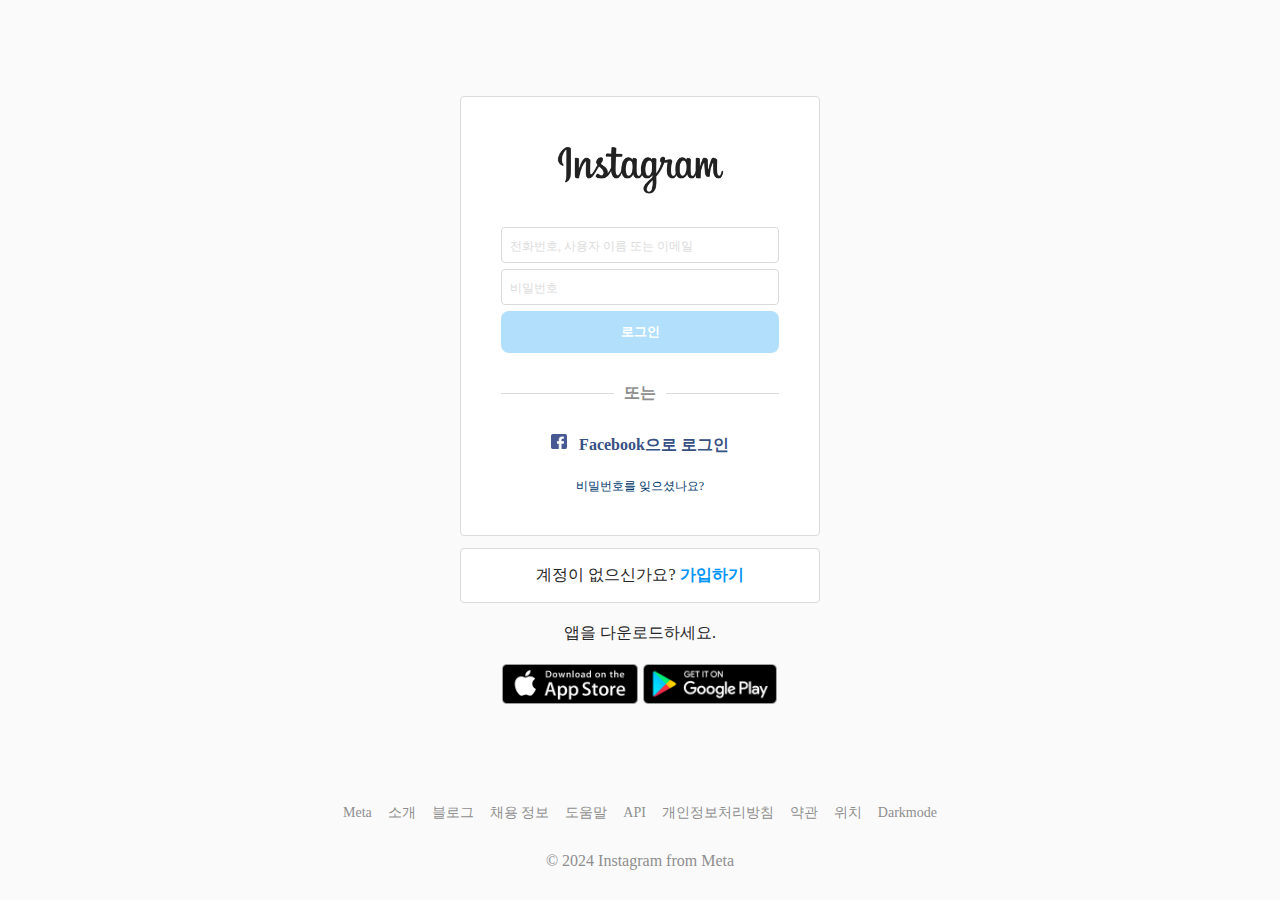
<file: insta_clone/insta실습예제답(240612)/index.html>
<!DOCTYPE html>
<html lang="en">
<head>
  <meta charset="UTF-8">
  <meta name="viewport" content="width=device-width, initial-scale=1.0">
  <title>Instagram 실습예제수업(240612)</title>
  <link rel="stylesheet" href="./style.css">

    <!-- favicon -->
    <link rel="apple-touch-icon" sizes="180x180" href="/apple-touch-icon.png">
    <link rel="icon" type="image/png" sizes="32x32" href="./assets/images/favicon.png">
    <link rel="icon" type="image/png" sizes="16x16" href="./assets/images/favicon.png">
    <link rel="manifest" href="/site.webmanifest">
    <link rel="mask-icon" href="/safari-pinned-tab.svg" color="#5bbad5">
    <meta name="msapplication-TileColor" content="#da532c">
    <meta name="theme-color" content="#ffffff">
</head>
<body>
  <div class="wrapper">
    <div class="form-container">
      <div class="box input-box">
        <h1 class="logo">
          <a class="light-logo" href="">
            <img src="./assets/images/logo-light.png" alt="insta-logo-light">
          </a>

          <a class="dark-logo" href="">
            <img src="./assets/images/logo-dark.png" alt="insta-logo-dark">
          </a>
        </h1>

        <form class="login-form" id="login-form" action="">
          <div class="animate-input">
            <input id="userid" type="text">
            <span>전화번호, 사용자 이름 또는 이메일</span>
          </div>

          <div class="animate-input userpw">
            <input id="userpw" type="password">
            <span>비밀번호</span>
            <button id="pw-visible" type="button">비밀번호 표시</button>
          </div>

          <button class="btn-blue" id="submit-btn" type="submit" disabled>로그인</button>
        </form>

        <div class="or-box">
          <div></div>
          <div>또는</div>
          <div></div>
        </div>

        <div class="fb-btn">
          <a href="">
            <img src="./assets/images/facebook-icon.png" alt="facebook-icon">
            <span>Facebook으로 로그인</span>
          </a>
        </div>

        <a class="forgot-pw" href="">비밀번호를 잊으셨나요?</a>

      </div>


      <div class="box join-box">
        <p>계정이 없으신가요?
        <span>가입하기</span></p>
      </div>

      <p class="app-txt">앱을 다운로드하세요.</p>


    <div class="app-down">
      <a href="">
        <img src="./assets/images/app-store.png" alt="app-store">
      </a>

      <a href="">
        <img src="./assets/images/gg-play.png" alt="google-play">
      </a>
    </div>

  </div>

      <footer>
        <ul class="footer-menu-list">
          <li><a href="">Meta</a></li>
          <li><a href="">소개</a></li>
          <li><a href="">블로그</a></li>
          <li><a href="">채용 정보</a></li>
          <li><a href="">도움말</a></li>
          <li><a href="">API</a></li>
          <li><a href="">개인정보처리방침</a></li>
          <li><a href="">약관</a></li>
          <li><a href="">위치</a></li>
          <li><a id="mode-toggle" href="">Darkmode</a></li>
        </ul>

        <p class="copyright">© 2024 Instagram from Meta</p>
      </footer>
  </div>

  <script src="./script.js"></script>
</body>
</html>
</file>
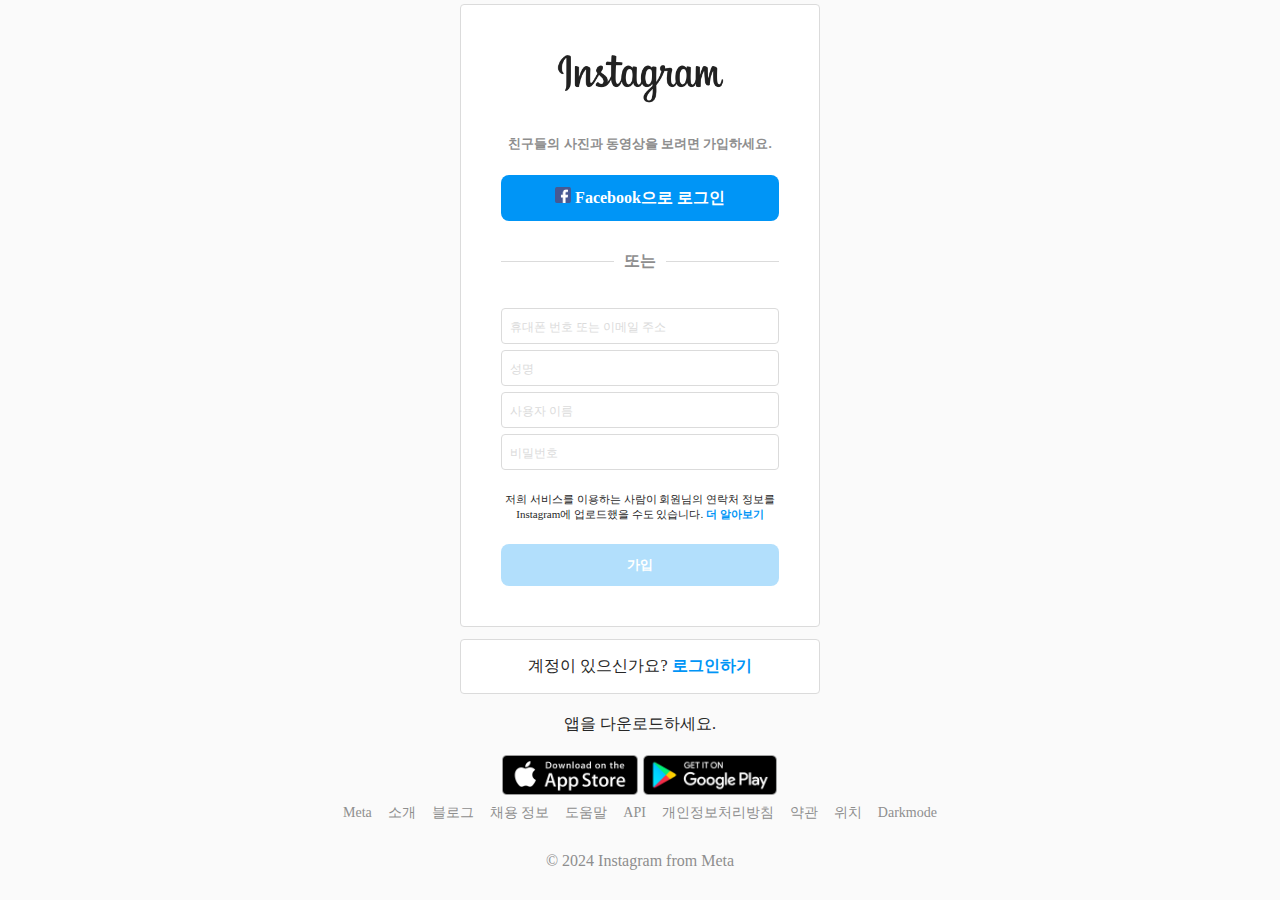
<file: insta_clone/insta_실습예제(240611)/join(240613)/index.html>
<!DOCTYPE html>
<html lang="en">
<head>
  <meta charset="UTF-8">
  <meta name="viewport" content="width=device-width, initial-scale=1.0">
  <title>가입하기/Instagram</title>
  <link rel="stylesheet" href="./style.css">

  <!-- favicon -->
  <link rel="apple-touch-icon" sizes="180x180" href="/apple-touch-icon.png">
  <link rel="icon" type="image/png" sizes="32x32" href="../assets/images/favicon.png">
  <link rel="icon" type="image/png" sizes="16x16" href="../assets/images/favicon.png">
  <link rel="manifest" href="/site.webmanifest">
  <link rel="mask-icon" href="/safari-pinned-tab.svg" color="#5bbad5">
  <meta name="msapplication-TileColor" content="#da532c">
  <meta name="theme-color" content="#ffffff">
</head>
<body>
  <div class="wrapper">
    <div class="form-container">
      <div class="box input-box">
        <h1 class="logo">
          <a class="light-logo" href="">
            <img src="../assets/images/logo-light.png" alt="insta-logo-light">
          </a>

          <a class="dark-logo" href="">
            <img src="../assets/images/logo-dark.png" alt="insta-logo-dark">
          </a>
        </h1>

        <form class="login-form" id="login-form" action="">
          <p class="txt-login">친구들의 사진과 동영상을 보려면 가입하세요.</p>

          <div class="fb-btn">
            <a href="">
              <img src="../assets/images/facebook-icon.png" alt="facebook-icon">
              <span>Facebook으로 로그인</span>
            </a>
          </div>

          <div class="or-box">
            <div></div>
            <div>또는</div>
            <div></div>
          </div>
  
          <div class="animate-input">
            <input id="userid" type="text">
            <span>휴대폰 번호 또는 이메일 주소</span>
          </div>

          <div class="animate-input username">
            <input id="username" type="text">
            <span>성명</span>
          </div>

          <div class="animate-input usernickname">
            <input id="usernickname" type="text">
            <span>사용자 이름</span>
          </div>


          <div class="animate-input userpw">
            <input id="userpw" type="password">
            <span>비밀번호</span>
            <button id="pw-visible" type="button">비밀번호 표시</button>
          </div>

        <a class="forgot-pw" href="">
          저희 서비스를 이용하는 사람이 회원님의 연락처 정보를 Instagram에 업로드했을 수도 있습니다. <span>더 알아보기</span>
        </a>

          <button class="btn-blue" id="submit-btn" type="submit" disabled>가입</button>
        </form>
      </div>


      <div class="box join-box">
        <p>계정이 있으신가요?
        <span>로그인하기</span></p>
      </div>

      <p class="app-txt">앱을 다운로드하세요.</p>


    <div class="app-down">
      <a href="">
        <img src="../assets/images/app-store.png" alt="app-store">
      </a>

      <a href="">
        <img src="../assets/images/gg-play.png" alt="google-play">
      </a>
    </div>

  </div>

      <footer>
        <ul class="footer-menu-list">
          <li><a href="">Meta</a></li>
          <li><a href="">소개</a></li>
          <li><a href="">블로그</a></li>
          <li><a href="">채용 정보</a></li>
          <li><a href="">도움말</a></li>
          <li><a href="">API</a></li>
          <li><a href="">개인정보처리방침</a></li>
          <li><a href="">약관</a></li>
          <li><a href="">위치</a></li>
          <li><a id="mode-toggle" href="">Darkmode</a></li>
        </ul>

        <p class="copyright">© 2024 Instagram from Meta</p>
      </footer>
  </div>
  
  <script src="./script.js"></script>
</body>
</html>
</file>
<file: insta_clone/insta실습예제답(240612)/style.css>
:root {
  --body-bg: #fafafa;
  --box-bg: #fff;
  --box-border-color: #dbdbdb;
  --txt-color: #262626;
  --txt-second-color: #8e8e8e;
  --light-blue: #0095f6;
  --dark-blue: #00376b;
  --fb-color: #385185;
}

.dark {
  --body-bg: #151515;
  --box-bg: #353535;
  --box-border-color: #666565;
  --txt-color: #d2d2d2;
}

* {
  margin: 0;
  padding: 0;
  box-sizing: border-box;
}

body {
  background-color: var(--body-bg);
  color: var(--txt-color);
}

a {
  text-decoration: none;
}

li {
  list-style: none;
}

input,
button {
  border: none;
  /* input 테두리 */
  outline: none;
  background-color: transparent;
}

.btn-blue {
  width: 100%;
  padding: 12px 0;
  color: #fff;
  background-color: var(--light-blue);
  border-radius: 8px;
  font-weight: 700;
  cursor: pointer;
}

.dark-logo {
  display: none;
}

body.dark .dark-logo {
  display: block;
}

body.dark .light-logo {
  display: none;
}


.wrapper {
  display: flex;
  flex-direction: column;
  align-items: center;
  justify-content: space-between;
  height: 100vh;
}

.form-container {
  flex-grow: 1;
  display: flex;
  flex-direction: column;
  align-items: center;
  justify-content: center;
  width: 360px;
}

.box {
  width: 100%;
  border: 1px solid var(--box-border-color);
  border-radius: 4px;
  text-align: center;
  background-color: var(--box-bg);
}

.input-box {
  padding: 40px;
}

.logo {
  width: 175px;
  height: 50px;
  margin: 0 auto;
}

.logo img {
  width: 100%;
  object-fit: contain;
}

/*img {
  width: 50px;
}*/

.login-form {
  margin-top: 40px;
}

.animate-input {
  position: relative;
  height: 36px;
  margin: 6px 0;
  padding: 0 8px;
  border: 1px solid var(--box-border-color);
  border-radius: 4px;
}

.animate-input input {
  width: 100%;
  height: 100%;
}

.animate-input span {
  position: absolute;
  top: 10px;
  left: 8px;
  font-size: 12px;
  color: var(--box-border-color);
  pointer-events: none;
  transition: all 200ms ease-in-out;
}

.animate-input.active{
  padding: 4px 8px 0;
}

.animate-input.active span {
  top: 2px;
  font-size: 10px;
}

.userpw button {
  position: absolute;
  top: 10px;
  right: 8px;
  display: none;
  font-weight: 700;
  cursor: pointer;
}

body.dark .userpw button {
  color: #fff;
}

.animate-input.active button {
  display: inline;
}

/*타입 submit인 버튼 disabled  */
button[type="submit"]:disabled {
  cursor: not-allowed;
  background-color: rgba(0, 149, 246, 0.3);
}

.or-box {
  display: flex;
  align-items: center;
}

/*odd: 홀수 | even : 짝수*/
.or-box div:nth-child(odd){
  flex-grow: 1;
  height: 1px;
  background-color: var(--box-border-color);
}

/*.or-box div:nth-child(2)*/
.or-box div:nth-child(even) {
  margin: 30px 10px;
  color: var(--txt-second-color);
  font-weight: bold;

}

.fb-btn {
  display: flex;
  justify-content: center;
  align-items: center;
}

.fb-btn img {
  width: 16px;
  height: 16px;
  object-fit: contain;
  margin-right: 8px;
}

.fb-btn span {
  color: var(--fb-color);
  font-weight: bold;
}

.forgot-pw {
  display: block;
  margin-top: 22px;
  font-size: 12px;
  color: var(--dark-blue);
}

body.dark .forgot-pw {
  color: #fff;
}

.join-box {
  margin-top: 12px;
  padding: 16px 0;
}

.join-box span {
  color: var(--light-blue);
  font-weight: bold;
}

.app-txt {
  margin: 20px 0;
}

.app-down img {
  width: 136px;
  height: 40px;
  object-fit: contain;
}

footer{
  text-align: center;
}

.footer-menu-list {
  display: flex;
  flex-wrap: wrap;
}

.footer-menu-list a {
  padding: 0 8px;
  color: var(--txt-second-color);
  font-size: 14px;
}

.copyright {
  margin: 30px 0;
  color: var(--txt-second-color);
}
</file>
<file: insta_clone/insta_실습예제(240611)/join(240613)/style.css>
:root {
  --body-bg: #fafafa;
  --box-bg: #fff;
  --box-border-color: #dbdbdb;
  --txt-color: #262626;
  --txt-second-color: #8e8e8e;
  --light-blue: #0095f6;
  --dark-blue: #00376b;
  --fb-color: #385185;
}

.dark {
  --body-bg: #151515;
  --box-bg: #353535;
  --box-border-color: #666565;
  --txt-color: #d2d2d2;
}

* {
  margin: 0;
  padding: 0;
  box-sizing: border-box;
}

body {
  background-color: var(--body-bg);
  color: var(--txt-color);
}

a {
  text-decoration: none;
}

li {
  list-style: none;
}

input,
button {
  border: none;
  /* input 테두리 */
  outline: none;
  background-color: transparent;
}

.btn-blue {
  width: 100%;
  padding: 12px 0;
  margin-top: 22px;
  color: #fff;
  background-color: var(--light-blue);
  border-radius: 8px;
  font-weight: 700;
  cursor: pointer;
}

.btn-blue img {
  width: 12px;

}

.dark-logo {
  display: none;
}

body.dark .dark-logo {
  display: block;
}

body.dark .light-logo {
  display: none;
}


.wrapper {
  display: flex;
  flex-direction: column;
  align-items: center;
  justify-content: space-between;
  height: 100vh;
}

.form-container {
  flex-grow: 1;
  display: flex;
  flex-direction: column;
  align-items: center;
  justify-content: center;
  width: 360px;
}

.box {
  width: 100%;
  border: 1px solid var(--box-border-color);
  border-radius: 4px;
  text-align: center;
  background-color: var(--box-bg);
}

.input-box {
  padding: 40px;
}

.logo {
  width: 175px;
  height: 50px;
  margin: 0 auto;
}

.logo img {
  width: 100%;
  object-fit: contain;
}

/*img {
  width: 50px;
}*/

.login-form {
  margin-top: 40px;
}

.animate-input {
  position: relative;
  height: 36px;
  margin: 6px 0;
  padding: 0 8px;
  border: 1px solid var(--box-border-color);
  border-radius: 4px;
}

.animate-input input {
  width: 100%;
  height: 100%;
}

.animate-input span {
  position: absolute;
  top: 10px;
  left: 8px;
  font-size: 12px;
  color: var(--box-border-color);
  pointer-events: none;
  transition: all 200ms ease-in-out;
}

.animate-input.active{
  padding: 4px 8px 0;
}

.animate-input.active span {
  top: 2px;
  font-size: 10px;
}

.userpw button {
  position: absolute;
  top: 10px;
  right: 8px;
  display: none;
  font-weight: 700;
  cursor: pointer;
}

body.dark .userpw button {
  color: #fff;
}

.animate-input.active button {
  display: inline;
}

/*타입 submit인 버튼 disabled  */
button[type="submit"]:disabled {
  cursor: not-allowed;
  background-color: rgba(0, 149, 246, 0.3);
}

.or-box {
  display: flex;
  align-items: center;
}

/*odd: 홀수 | even : 짝수*/
.or-box div:nth-child(odd){
  flex-grow: 1;
  height: 1px;
  background-color: var(--box-border-color);
}

/*.or-box div:nth-child(2)*/
.or-box div:nth-child(even) {
  margin: 30px 10px;
  color: var(--txt-second-color);
  font-weight: bold;

}

.txt-login {
  font-size: 13px;
  font-weight: bold;
  color: var(--txt-second-color);
}

.fb-btn {
  display: flex;
  justify-content: center;
  align-items: center;
  width: 100%;
  padding: 12px 0;
  margin-top: 22px;
  background-color: var(--light-blue);
  border-radius: 8px;
  font-weight: 700;
  cursor: pointer;

}

.fb-btn img {
  width: 16px;
  height: 16px;
  object-fit: contain;
  /* filter: invert(200%); */
  /* margin-right: 30px; */
}

.fb-btn span {
  color: #fff;
  font-weight: bold;
}

.forgot-pw {
  display: block;
  margin-top: 22px;
  font-size: 11px;
  color: var(--txt-color);
}

.forgot-pw span {
  font-weight: bold;
  color: var(--light-blue);
}

body.dark .forgot-pw {
  color: #fff;
}

.join-box {
  margin-top: 12px;
  padding: 16px 0;
}

.join-box span {
  color: var(--light-blue);
  font-weight: bold;
}

.app-txt {
  margin: 20px 0;
}

.app-down img {
  width: 136px;
  height: 40px;
  object-fit: contain;
}

footer{
  text-align: center;
}

.footer-menu-list {
  display: flex;
  flex-wrap: wrap;
}

.footer-menu-list a {
  padding: 0 8px;
  color: var(--txt-second-color);
  font-size: 14px;
}

.copyright {
  margin: 30px 0;
  color: var(--txt-second-color);
}
</file>
